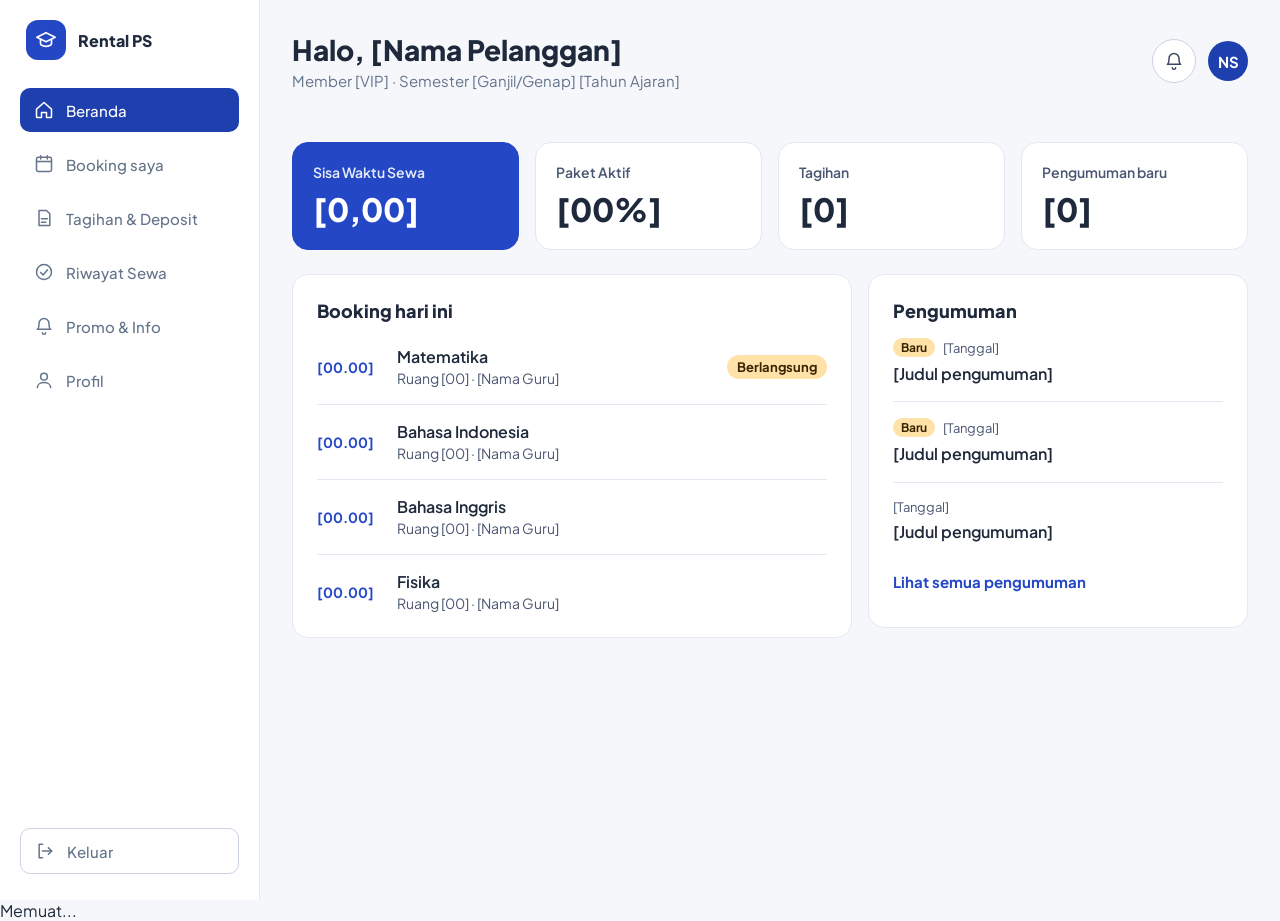
<file: dashboard.html>
<!doctype html>
<html lang="id">
<head>
  <meta charset="utf-8">
  <meta name="viewport" content="width=device-width, initial-scale=1">
  <title>Dashboard Siswa</title>
  <link href="https://fonts.googleapis.com/css2?family=Plus+Jakarta+Sans:wght@400;500;600;700;800&display=swap" rel="stylesheet">
  <link rel="stylesheet" href="assets/css/style.css">
</head>
<div id="top-progress"></div>
<body>
  <div class="app">

    <nav class="sidebar" aria-label="Menu utama">
      <div class="side-top">
        <div class="brand">
          <div class="brand-icon">
            <svg width="22" height="22" viewBox="0 0 24 24" fill="none" stroke="currentColor" stroke-width="1.8" stroke-linecap="round" stroke-linejoin="round" aria-hidden="true"><path d="M2 9l10-5 10 5-10 5L2 9z"/><path d="M6 11.5V16c0 1.5 3 3 6 3s6-1.5 6-3v-4.5"/></svg>
          </div>
          <div class="brand-name">Rental PS</div>
        </div>

        <div class="menu">
          <a href="#" class="active">
            <svg width="20" height="20" viewBox="0 0 24 24" fill="none" stroke="currentColor" stroke-width="1.8" stroke-linecap="round" stroke-linejoin="round" aria-hidden="true"><path d="M3 11l9-8 9 8v9a1 1 0 0 1-1 1h-5v-6H9v6H4a1 1 0 0 1-1-1v-9z"/></svg>
            Beranda
          </a>
          <a href="pages/booking-saya/booking.html">
            <svg width="20" height="20" viewBox="0 0 24 24" fill="none" stroke="currentColor" stroke-width="1.8" stroke-linecap="round" stroke-linejoin="round" aria-hidden="true"><rect x="3" y="4" width="18" height="17" rx="2"/><path d="M3 9h18M8 2v4M16 2v4"/></svg>
            Booking saya
          </a>
          <a href="pages/tagihan-deposit/tagihan_deposit.html">
            <svg width="20" height="20" viewBox="0 0 24 24" fill="none" stroke="currentColor" stroke-width="1.8" stroke-linecap="round" stroke-linejoin="round" aria-hidden="true"><path d="M6 3h9l4 4v14H6z"/><path d="M9 13h7M9 17h5"/></svg>
            Tagihan & Deposit
          </a>
          <a href="#">
            <svg width="20" height="20" viewBox="0 0 24 24" fill="none" stroke="currentColor" stroke-width="1.8" stroke-linecap="round" stroke-linejoin="round" aria-hidden="true"><circle cx="12" cy="12" r="9"/><path d="M8 12.5l3 3 5-6"/></svg>
            Riwayat Sewa
          </a>
          <a href="#">
            <svg width="20" height="20" viewBox="0 0 24 24" fill="none" stroke="currentColor" stroke-width="1.8" stroke-linecap="round" stroke-linejoin="round" aria-hidden="true"><path d="M6 9a6 6 0 1 1 12 0c0 6 2 7 2 7H4s2-1 2-7"/><path d="M10 20a2 2 0 0 0 4 0"/></svg>
            Promo & Info
          </a>
          <a href="#">
            <svg width="20" height="20" viewBox="0 0 24 24" fill="none" stroke="currentColor" stroke-width="1.8" stroke-linecap="round" stroke-linejoin="round" aria-hidden="true"><circle cx="12" cy="8" r="4"/><path d="M4 21c0-4 4-6 8-6s8 2 8 6"/></svg>
            Profil
          </a>
        </div>
      </div>

      <a href="login.html" class="logout">
        <svg width="20" height="20" viewBox="0 0 24 24" fill="none" stroke="currentColor" stroke-width="1.8" stroke-linecap="round" stroke-linejoin="round" aria-hidden="true"><path d="M9 4H5v16h4"/><path d="M16 8l4 4-4 4"/><path d="M20 12H9"/></svg>
        Keluar
      </a>
    </nav>

    <main class="content">

      <header class="topbar">
        <div>
          <h1>Halo, [Nama Pelanggan]</h1>
          <p>Member [VIP] · Semester [Ganjil/Genap] [Tahun Ajaran]</p>
        </div>
        <div class="top-actions">
          <button type="button" class="icon-btn" aria-label="Notifikasi">
            <svg width="20" height="20" viewBox="0 0 24 24" fill="none" stroke="currentColor" stroke-width="1.8" stroke-linecap="round" stroke-linejoin="round" aria-hidden="true"><path d="M6 9a6 6 0 1 1 12 0c0 6 2 7 2 7H4s2-1 2-7"/><path d="M10 20a2 2 0 0 0 4 0"/></svg>
          </button>
          <div class="avatar" role="img" aria-label="Foto profil siswa">NS</div>
        </div>
      </header>

      <section class="stats" aria-label="Ringkasan">
        <div class="stat primary"><div class="label">Sisa Waktu Sewa</div><div class="value">[0,00]</div></div>
        <div class="stat"><div class="label">Paket Aktif</div><div class="value">[00%]</div></div>
        <div class="stat"><div class="label">Tagihan </div><div class="value">[0]</div></div>
        <div class="stat"><div class="label">Pengumuman baru</div><div class="value">[0]</div></div>
      </section>

      <div class="panels">

        <section class="card wide" aria-labelledby="judul-jadwal">
          <h2 id="judul-jadwal">Booking hari ini</h2>

          <div class="lesson">
            <div class="time">[00.00]</div>
            <div class="lesson-info"><strong>Matematika</strong><span>Ruang [00] · [Nama Guru]</span></div>
            <div class="tag">Berlangsung</div>
          </div>
          <div class="lesson">
            <div class="time">[00.00]</div>
            <div class="lesson-info"><strong>Bahasa Indonesia</strong><span>Ruang [00] · [Nama Guru]</span></div>
          </div>
          <div class="lesson">
            <div class="time">[00.00]</div>
            <div class="lesson-info"><strong>Bahasa Inggris</strong><span>Ruang [00] · [Nama Guru]</span></div>
          </div>
          <div class="lesson">
            <div class="time">[00.00]</div>
            <div class="lesson-info"><strong>Fisika</strong><span>Ruang [00] · [Nama Guru]</span></div>
          </div>
        </section>

        <section class="card narrow" aria-labelledby="judul-info">
          <h2 id="judul-info">Pengumuman</h2>

          <div class="news">
            <div class="news-meta"><span class="tag">Baru</span> [Tanggal]</div>
            <div class="news-title">[Judul pengumuman]</div>
          </div>
          <div class="news">
            <div class="news-meta"><span class="tag">Baru</span> [Tanggal]</div>
            <div class="news-title">[Judul pengumuman]</div>
          </div>
          <div class="news">
            <div class="news-meta">[Tanggal]</div>
            <div class="news-title">[Judul pengumuman]</div>
          </div>

          <a href="#" class="all-link">Lihat semua pengumuman</a>
        </section>

      </div>
    </main>

  </div>
<script src="assets/js/main.js"></script>
</body>
<div id="page-loader">
  <div class="spinner"></div>
  <p>Memuat...</p>
</div>
</html>
</file>
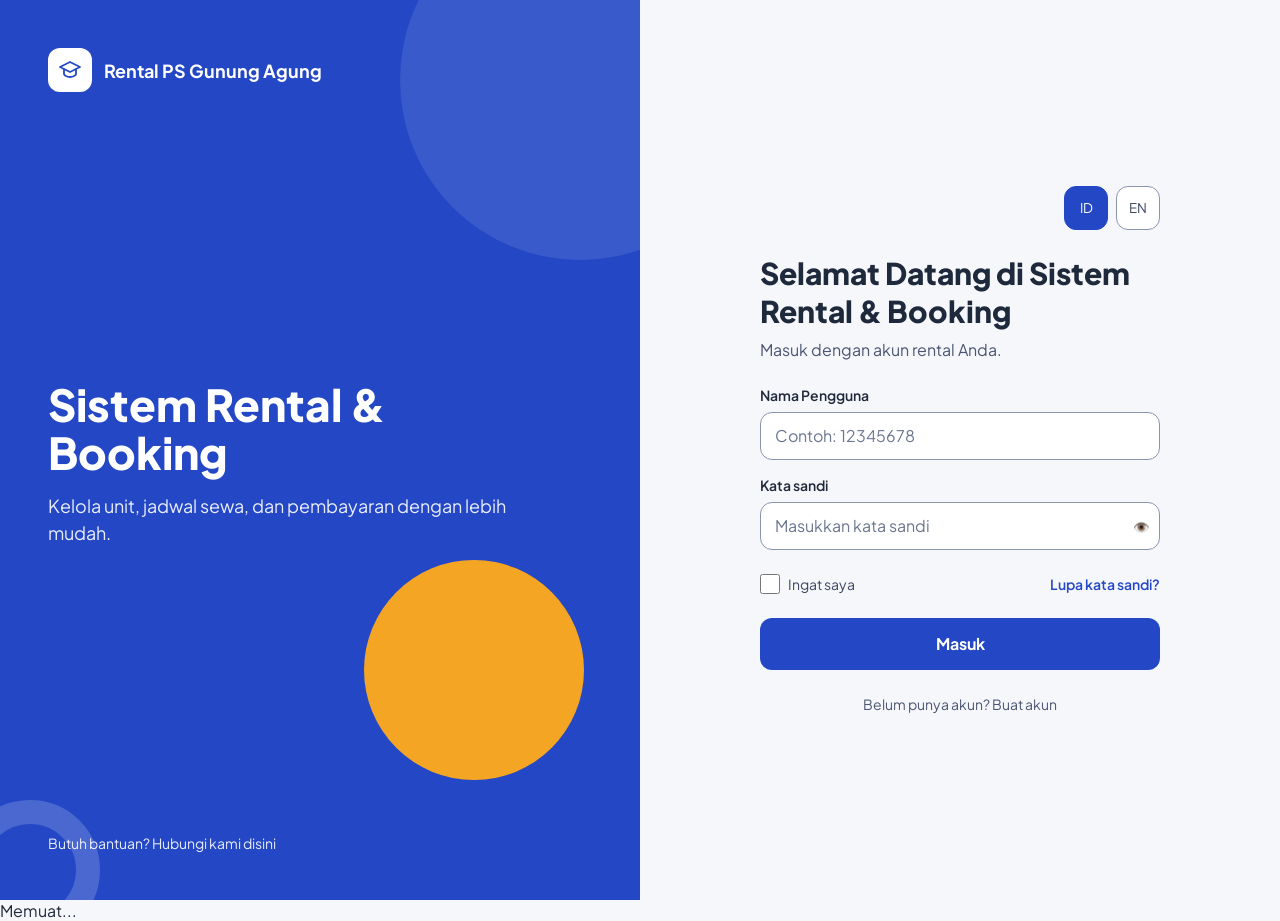
<file: login.html>
<!doctype html>
<html lang="id">
<head>
  <meta charset="utf-8">
  <meta name="viewport" content="width=device-width, initial-scale=1">
  <title>Masuk Portal Akademik</title>
  <link href="https://fonts.googleapis.com/css2?family=Plus+Jakarta+Sans:wght@400;500;600;700;800&display=swap" rel="stylesheet">
  <link rel="stylesheet" href="assets/css/style.css">
</head>
<div id="top-progress"></div>
<body>
  <div class="login">

    <section class="hero">
      <div class="shape s1" aria-hidden="true"></div>
      <div class="shape s2" aria-hidden="true"></div>
      <div class="shape s3" aria-hidden="true"></div>

      <div class="brand">
        <div class="brand-icon">
          <svg width="24" height="24" viewBox="0 0 24 24" fill="none" stroke="currentColor" stroke-width="1.8" stroke-linecap="round" stroke-linejoin="round" aria-hidden="true"><path d="M2 9l10-5 10 5-10 5L2 9z"/><path d="M6 11.5V16c0 1.5 3 3 6 3s6-1.5 6-3v-4.5"/></svg>
        </div>
        <div class="brand-name">Rental PS Gunung Agung</div>
      </div>

      <div class="hero-text">
        <h1>Sistem Rental & Booking</h1>
        <p>Kelola unit, jadwal sewa, dan pembayaran dengan lebih mudah.</p>
      </div>

      <div class="hero-help">Butuh bantuan? Hubungi kami disini</div>
    </section>

    <main class="form-side">
      <div class="form-card">

        <div class="lang">
          <button type="button" class="active">ID</button>
          <button type="button">EN</button>
        </div>

        <div>
          <h2>Selamat Datang di Sistem Rental & Booking</h2>
          <p class="sub" style="margin-top: 8px">Masuk dengan akun rental Anda.</p>
        </div>

        <form class="fields" onsubmit="return false">
          <div class="field">
            <label for="akun">Nama Pengguna</label>
            <input id="akun" type="text" placeholder="Contoh: 12345678" autocomplete="username">
          </div>
          <div class="field">
            <label for="sandi">Kata sandi</label>
              <div style="position: relative;">
              <input id="sandi" type="password" placeholder="Masukkan kata sandi" autocomplete="current-password" style="width: 100%; padding-right: 40px;">
              <button type="button" id="toggleSandi" style="position: absolute; right: 10px; top: 50%; transform: translateY(-50%); background: none; border: none; cursor: pointer;">👁️</button>
            </div>
          </div>
        </form>

        <div class="row">
          <label class="check"><input type="checkbox"> Ingat saya</label>
          <a href="#" class="link">Lupa kata sandi?</a>
        </div>

        <a href="dashboard.html" class="btn">Masuk</a>

        <p class="note">Belum punya akun? Buat akun</p>
      </div>
    </main>

  </div>
  <script src="assets/js/script.js"></script>
</body>
<div id="page-loader">
  <div class="spinner"></div>
  <p>Memuat...</p>
</div>
</html>
</file>
<file: assets/css/style.css>
/* Warna utama: ganti --brand untuk mengubah tema seluruh halaman */
:root {
  --brand: #2347C5;
  --ink: #0F1B3D;
  --muted: #4A5672;
  --line: #E3E8F2;
  --bg: #F5F7FB;
  --amber: #F5A524;
  --amber-soft: #FFE2A8;
  --amber-ink: #3A2400;
}

* { box-sizing: border-box; }

body {
  margin: 0;
  font-family: 'Plus Jakarta Sans', system-ui, sans-serif;
  color: var(--ink);
  background: var(--bg);
}

a { color: var(--brand); }
h1, h2, p { margin: 0; }

/* ---------- Halaman login ---------- */
.login { min-height: 100vh; display: flex; flex-wrap: wrap; }

.hero {
  flex: 1 1 440px;
  min-height: 420px;
  padding: 48px;
  background: var(--brand);
  color: #fff;
  position: relative;
  overflow: hidden;
  display: flex;
  flex-direction: column;
  justify-content: space-between;
  gap: 40px;
}
.hero > * { position: relative; }
.hero > .shape { position: absolute; border-radius: 50%; }
.shape.s1 { width: 360px; height: 360px; background: rgba(255,255,255,.10); right: -120px; top: -100px; }
.shape.s2 { width: 220px; height: 220px; background: var(--amber); right: 56px; bottom: 120px; }
.shape.s3 { width: 140px; height: 140px; border: 24px solid rgba(255,255,255,.18); left: -40px; bottom: -40px; }

.brand { display: flex; align-items: center; gap: 12px; }
.brand-icon {
  width: 44px; height: 44px; border-radius: 12px;
  background: #fff; color: var(--brand);
  display: flex; align-items: center; justify-content: center;
}
.brand-name { font-size: 18px; font-weight: 700; }

.hero-text { max-width: 460px; display: flex; flex-direction: column; gap: 16px; }
.hero-text h1 { font-size: 44px; line-height: 1.1; font-weight: 800; }
.hero-text p { font-size: 18px; line-height: 1.5; color: rgba(255,255,255,.9); }
.hero-help { font-size: 14px; color: rgba(255,255,255,.9); }

.form-side {
  flex: 1 1 440px;
  padding: 48px 24px;
  display: flex;
  align-items: center;
  justify-content: center;
}
.form-card { width: 100%; max-width: 400px; display: flex; flex-direction: column; gap: 24px; }

.lang { display: flex; justify-content: flex-end; gap: 8px; }
.lang button {
  min-width: 44px; height: 44px; border-radius: 12px;
  border: 1px solid #8A95B0; background: #fff; color: #3B4660;
  font: 700 14px inherit; font-family: inherit; cursor: pointer;
}
.lang button.active { background: var(--brand); border-color: var(--brand); color: #fff; }

.form-card h2 { font-size: 30px; font-weight: 800; }
.form-card .sub { font-size: 16px; line-height: 1.5; color: var(--muted); }

.field { display: flex; flex-direction: column; gap: 8px; }
.field label { font-size: 14px; font-weight: 600; }
.field input {
  height: 48px; padding: 0 14px;
  border: 1px solid #8A95B0; border-radius: 12px;
  background: #fff; color: var(--ink);
  font-family: inherit; font-size: 16px;
}
.field input::placeholder { color: #6B7690; }
.field input:focus-visible { outline: 3px solid rgba(35,71,197,.35); outline-offset: 1px; }
.fields { display: flex; flex-direction: column; gap: 16px; }

.row { display: flex; flex-wrap: wrap; align-items: center; justify-content: space-between; gap: 12px; }
.check { display: flex; align-items: center; gap: 8px; font-size: 14px; color: #3B4660; }
.check input { width: 20px; height: 20px; margin: 0; }
.link { font-size: 14px; font-weight: 600; text-decoration: none; }

.btn {
  display: flex; align-items: center; justify-content: center;
  height: 52px; border-radius: 12px;
  background: var(--brand); color: #fff;
  font-size: 16px; font-weight: 700; text-decoration: none;
}
.btn:hover { filter: brightness(.92); }
.note { font-size: 14px; line-height: 1.5; color: var(--muted); text-align: center; }

/* ---------- Dashboard ---------- */
.app { min-height: 100vh; display: flex; flex-wrap: wrap; }

.sidebar {
  flex: 1 1 240px;
  background: #fff;
  border-right: 1px solid var(--line);
  padding: 28px 20px;
  display: flex;
  flex-direction: column;
  justify-content: space-between;
  gap: 28px;
}
.sidebar .brand { padding: 0 6px; }
.sidebar .brand-icon { width: 40px; height: 40px; background: var(--brand); color: #fff; }
.sidebar .brand-name { font-size: 16px; font-weight: 800; }
.side-top { display: flex; flex-direction: column; gap: 28px; }
.menu { display: flex; flex-direction: column; gap: 4px; }

.menu a, .logout {
  display: flex; align-items: center; gap: 12px;
  min-height: 44px; padding: 0 14px; border-radius: 12px;
  color: #3B4660; font-size: 15px; font-weight: 600; text-decoration: none;
}
.menu a:hover, .logout:hover { background: var(--bg); }
.menu a.active { background: var(--brand); color: #fff; }
.logout { border: 1px solid #CBD3E4; }

.content {
  flex: 999 1 560px;
  min-width: 0;
  padding: 32px;
  display: flex;
  flex-direction: column;
  gap: 24px;
}

.topbar { display: flex; flex-wrap: wrap; align-items: center; justify-content: space-between; gap: 16px; }
.topbar h1 { font-size: 28px; font-weight: 800; }
.topbar p { margin-top: 4px; font-size: 15px; color: var(--muted); }
.top-actions { display: flex; align-items: center; gap: 12px; }
.icon-btn {
  width: 44px; height: 44px; border-radius: 50%;
  border: 1px solid #CBD3E4; background: #fff; color: #3B4660;
  display: flex; align-items: center; justify-content: center; cursor: pointer;
}
.avatar {
  width: 44px; height: 44px; border-radius: 50%;
  background: var(--amber); color: var(--amber-ink);
  display: flex; align-items: center; justify-content: center;
  font-size: 15px; font-weight: 800;
}

.stats { display: flex; flex-wrap: wrap; gap: 16px; }
.stat {
  flex: 1 1 200px;
  background: #fff; border: 1px solid var(--line); border-radius: 16px;
  padding: 20px; display: flex; flex-direction: column; gap: 8px;
}
.stat .label { font-size: 14px; font-weight: 600; color: var(--muted); }
.stat .value { font-size: 32px; font-weight: 800; }
.stat.primary { background: var(--brand); border-color: var(--brand); color: #fff; }
.stat.primary .label { color: rgba(255,255,255,.9); }

.panels { display: flex; flex-wrap: wrap; gap: 16px; align-items: flex-start; }
.card {
  background: #fff; border: 1px solid var(--line); border-radius: 16px;
  padding: 24px; min-width: 0;
}
.card.wide { flex: 2 1 360px; }
.card.narrow { flex: 1 1 280px; display: flex; flex-direction: column; gap: 16px; }
.card h2 { font-size: 18px; font-weight: 800; }
.card.wide h2 { margin-bottom: 8px; }

.lesson { display: flex; align-items: center; gap: 16px; padding: 16px 0; border-top: 1px solid var(--line); }
.lesson:first-of-type { border-top: 0; }
.lesson:last-child { padding-bottom: 0; }
.time { width: 64px; font-size: 14px; font-weight: 700; color: var(--brand); }
.lesson-info { flex: 1; min-width: 0; }
.lesson-info strong { display: block; font-size: 16px; font-weight: 600; }
.lesson-info span { font-size: 14px; color: var(--muted); }

.tag {
  padding: 4px 10px; border-radius: 999px;
  background: var(--amber-soft); color: var(--amber-ink);
  font-size: 13px; font-weight: 700;
}

.news { display: flex; flex-direction: column; gap: 6px; padding-bottom: 16px; border-bottom: 1px solid var(--line); }
.news:last-of-type { border-bottom: 0; padding-bottom: 0; }
.news-meta { display: flex; align-items: center; gap: 8px; font-size: 13px; color: var(--muted); }
.news-meta .tag { padding: 2px 8px; font-size: 12px; }
.news-title { font-size: 16px; font-weight: 600; line-height: 1.4; }
.all-link { display: flex; align-items: center; min-height: 44px; font-size: 15px; font-weight: 700; text-decoration: none; }

/*untuk css selain beranda*/
*{margin:0;padding:0;box-sizing:border-box;font-family:'Plus Jakarta Sans',sans-serif}
body{background:#f6f7fb;color:#1e293b}
.app{display:flex;min-height:100vh}
.sidebar{width:260px;background:#fff;border-right:1px solid #e2e8f0;padding:20px;position:fixed;height:100vh}
.sidebar a{display:flex;gap:12px;padding:12px 14px;border-radius:10px;text-decoration:none;color:#64748b;font-weight:500;margin-bottom:6px}
.sidebar a.active{background:#1e40af;color:#fff}
.content{margin-left:260px;flex:1;padding:32px}
.topbar{display:flex;justify-content:space-between;align-items:center;margin-bottom:28px}
.topbar h1{font-size:28px;font-weight:800}
.topbar p{color:#64748b;margin-top:4px}
.top-actions{display:flex;gap:12px;align-items:center}
.avatar{width:40px;height:40px;background:#1e40af;color:#fff;border-radius:50%;display:flex;align-items:center;justify-content:center;font-weight:700}





















/*ini untuk menu selain beranda*/
/* Komponen untuk halaman dalam (booking, tagihan, riwayat, promo, profil).
   Urutan di <head>: style.css, beranda.css, halaman.css */

/* Teks yang hanya dibaca pembaca layar */
.sr {
  position: absolute; width: 1px; height: 1px; margin: -1px; padding: 0;
  overflow: hidden; clip: rect(0 0 0 0); white-space: nowrap; border: 0;
}

/* ---------- Susunan kolom ---------- */
.stack { display: flex; flex-direction: column; gap: 16px; flex: 2 1 420px; min-width: 0; }
.side-stack { display: flex; flex-direction: column; gap: 16px; flex: 1 1 300px; min-width: 0; }
.side-stack > .card { flex: none; }
.section-title { font-size: 20px; font-weight: 800; margin: 4px 0 -4px; }

/* ---------- Tombol tambahan ---------- */
.btn-sm.outline { border-color: #8A95B0; color: #3B4660; background: #fff; }
.btn-sm.danger { border-color: #C0392B; color: #A32A1D; background: #fff; }
.btn-sm[disabled] { opacity: .5; cursor: not-allowed; filter: none; }

/* ---------- Label status ---------- */
.tag-bad { background: #FAD9D5; color: #7A1F14; }

/* ---------- Tab filter ---------- */
.tabs { display: flex; flex-wrap: wrap; gap: 8px; }
.tab {
  min-height: 44px; padding: 0 18px; border-radius: 999px;
  border: 1px solid #CBD3E4; background: #fff; color: #3B4660;
  font-family: inherit; font-size: 15px; font-weight: 600; cursor: pointer;
}
.tab[aria-pressed="true"] { background: var(--brand); border-color: var(--brand); color: #fff; }

/* ---------- Kartu booking ---------- */
.b-card {
  display: flex; flex-wrap: wrap; align-items: center; gap: 16px 20px;
  background: #fff; border: 1px solid var(--line); border-radius: 16px; padding: 20px;
}
.b-card[hidden] { display: none; }
.b-date { width: 64px; flex: none; text-align: center; border-radius: 12px; background: var(--bg); padding: 10px 0; }
.b-date strong { display: block; font-size: 24px; font-weight: 800; line-height: 1.1; color: var(--brand); }
.b-date span { font-size: 13px; font-weight: 600; color: var(--muted); }
.b-info { flex: 1 1 200px; min-width: 0; }
.b-info h3 { margin: 0; font-size: 17px; font-weight: 700; }
.b-info p { margin: 4px 0 0; font-size: 14px; line-height: 1.6; color: var(--muted); }
.b-side { display: flex; flex-direction: column; align-items: flex-end; gap: 10px; }
.b-price { font-size: 16px; font-weight: 700; }
.b-actions { display: flex; flex-wrap: wrap; justify-content: flex-end; gap: 8px; }

/* ---------- Daftar aturan / info ---------- */
.info-list { display: flex; flex-direction: column; }
.info-item { display: flex; gap: 14px; padding: 14px 0; border-top: 1px solid var(--line); }
.info-item:first-child { border-top: 0; }
.info-icon {
  width: 44px; height: 44px; flex: none; border-radius: 12px;
  background: #E8EEFD; color: var(--brand);
  display: flex; align-items: center; justify-content: center;
}
.info-item strong { display: block; font-size: 16px; font-weight: 600; }
.info-item span { font-size: 14px; line-height: 1.5; color: var(--muted); }

/* ---------- Tabel ---------- */
.table-wrap { overflow-x: auto; }
table.data { width: 100%; min-width: 560px; border-collapse: collapse; font-size: 15px; }
table.data th {
  padding: 12px; text-align: left; white-space: nowrap;
  font-size: 13px; font-weight: 700; color: var(--muted);
  border-bottom: 1px solid var(--line);
}
table.data td { padding: 16px 12px; vertical-align: middle; border-bottom: 1px solid var(--line); }
table.data tr:last-child td { border-bottom: 0; }
table.data .num { text-align: right; white-space: nowrap; }
table.data .strong { font-weight: 600; }
table.data a { font-weight: 700; text-decoration: none; }

/* ---------- Saldo deposit ---------- */
.balance { font-size: 36px; font-weight: 800; }
.balance-note { font-size: 14px; line-height: 1.5; color: var(--muted); }

/* ---------- Filter & halaman ---------- */
.filters { display: flex; flex-wrap: wrap; gap: 12px; align-items: flex-end; margin-bottom: 8px; }
.filters .field { flex: 1 1 180px; min-width: 0; }
.filters .field.search { flex: 2 1 240px; }
.filters .btn-sm { min-height: 48px; }
.pager {
  display: flex; flex-wrap: wrap; align-items: center; justify-content: space-between;
  gap: 12px; margin-top: 16px; font-size: 14px; color: var(--muted);
}
.pager div { display: flex; gap: 8px; }

/* ---------- Kartu promo ---------- */
.cards { display: flex; flex-wrap: wrap; gap: 16px; }
.promo {
  flex: 1 1 280px; min-width: 0;
  display: flex; flex-direction: column; gap: 12px;
  background: #fff; border: 1px solid var(--line); border-radius: 16px; padding: 24px;
}
.promo.featured { background: var(--brand); border-color: var(--brand); color: #fff; }
.promo .tag { align-self: flex-start; }
.promo h3 { margin: 0; font-size: 20px; font-weight: 800; line-height: 1.25; }
.promo p { margin: 0; font-size: 15px; line-height: 1.5; color: var(--muted); }
.promo-until { font-size: 13px; font-weight: 600; color: var(--muted); }
.promo.featured p, .promo.featured .promo-until { color: rgba(255,255,255,.9); }
.code {
  margin-top: auto; padding: 8px 8px 8px 16px;
  display: flex; align-items: center; justify-content: space-between; gap: 12px;
  border: 1.5px dashed #8A95B0; border-radius: 12px;
  font-weight: 800; letter-spacing: .08em;
}
.promo.featured .code { border-color: rgba(255,255,255,.6); }

/* ---------- Tanya jawab ---------- */
details.faq { border-top: 1px solid var(--line); }
details.faq:first-of-type { border-top: 0; }
details.faq summary {
  display: flex; align-items: center; justify-content: space-between; gap: 12px;
  min-height: 52px; list-style: none; cursor: pointer;
  font-size: 16px; font-weight: 600;
}
details.faq summary::-webkit-details-marker { display: none; }
details.faq summary::after { content: "+"; font-size: 22px; font-weight: 500; color: var(--brand); }
details.faq[open] summary::after { content: "\2013"; }
details.faq p { margin: 0 0 16px; font-size: 15px; line-height: 1.6; color: var(--muted); }

/* ---------- Profil & formulir ---------- */
.profile-head { display: flex; flex-wrap: wrap; align-items: center; gap: 20px; }
.avatar-lg {
  width: 88px; height: 88px; border-radius: 50%;
  background: var(--amber); color: var(--amber-ink);
  display: flex; align-items: center; justify-content: center;
  font-size: 30px; font-weight: 800;
}
.profile-head h2 { font-size: 22px; }
.profile-head p { margin-top: 4px; font-size: 15px; color: var(--muted); }
.stack-form { display: flex; flex-direction: column; gap: 16px; }
.form-grid { display: flex; flex-wrap: wrap; gap: 16px; }
.form-grid .field { flex: 1 1 240px; min-width: 0; }
.form-actions { display: flex; flex-wrap: wrap; gap: 12px; }
.field input[type=file] { height: auto; padding: 10px 14px; }
.pref { display: flex; align-items: flex-start; gap: 12px; min-height: 44px; font-size: 15px; line-height: 1.5; }
.pref input { width: 22px; height: 22px; margin: 0; flex: none; }
.helper { font-size: 14px; line-height: 1.5; color: var(--muted); }

/*style load refresh*/
/* GARIS LOADING ATAS KAYA YOUTUBE */
#top-progress {
  position: fixed;
  top: 0;
  left: 0;
  height: 3px;
  width: 0%;
  background: #1e40af; /* biru Rental PS */
  z-index: 99999;
  transition: width 0.3s ease;
  box-shadow: 0 0 8px rgba(30, 64, 175, 0.6);
}
#top-progress.loading {
  width: 85%; /* jalan dulu ke 85% */
}
#top-progress.done {
  width: 100%;
  opacity: 0;
  transition: width 0.2s ease, opacity 0.3s ease 0.2s;
}
</file>
